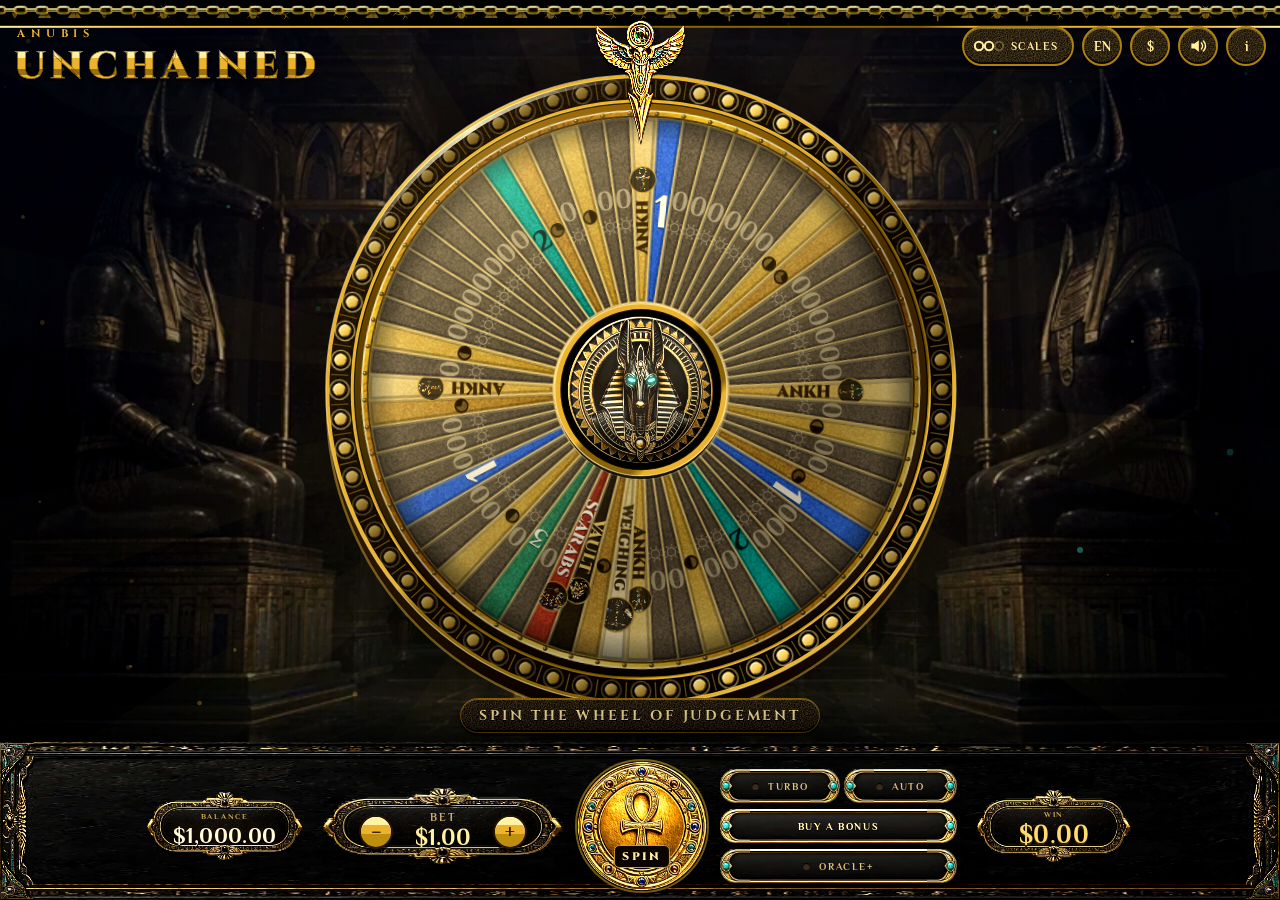
<file: index.html>
<!doctype html>
<html lang="en" data-lang="en" dir="ltr">
<head>
<meta charset="utf-8">
<script>/* langue et sens d'écriture posés dès le parsing, avant le premier rendu : ?lang= (16 codes Stake) > sauvegarde locale > anglais ; arabe = rtl. js/i18n.js reprend la main ensuite. */
(function(){var L='ar de en es fi fr hi id ja ko pl pt ru tr vi zh'.split(' '),l=null,d=document.documentElement;
function n(c){c=String(c||'').toLowerCase().replace('_','-').split('-')[0];return L.indexOf(c)>=0?c:null}
try{l=n(new URLSearchParams(location.search).get('lang'))}catch(e){}
if(!l)try{var s=JSON.parse(localStorage.getItem('anubis_save_v1')||localStorage.getItem('hoa_save_v1')||'null');l=s&&s.langSet?n(s.lang):null}catch(e){}
l=l||'en';d.lang=l;d.setAttribute('data-lang',l);d.dir=l==='ar'?'rtl':'ltr'})();</script>
<meta name="viewport" content="width=device-width,initial-scale=1,maximum-scale=1,user-scalable=no,viewport-fit=cover">
<meta name="theme-color" content="#0b0907">
<title>Anubis Unchained</title>
<link rel="icon" href="data:image/svg+xml,%3Csvg xmlns='http://www.w3.org/2000/svg' viewBox='-14 -20 28 40'%3E%3Cg fill='none' stroke='%23e6b94a' stroke-width='4.6' stroke-linecap='round'%3E%3Cellipse cx='0' cy='-11' rx='7.4' ry='9.4'/%3E%3Cpath d='M0 -1.5V17M-10.5 5.5H10.5'/%3E%3C/g%3E%3C/svg%3E">
<link rel="preload" href="fonts/cinzel-latin-900-normal.woff2" as="font" type="font/woff2" crossorigin>
<link rel="stylesheet" href="css/style.css">
<link rel="stylesheet" href="css/rgs.css">
<link rel="stylesheet" href="css/replay.css">
</head>
<body>
<canvas id="stage" role="img" aria-label="Anubis Unchained, the wheel of judgement"></canvas>

<div id="ui">
  <header id="top">
    <canvas id="hdrChain" aria-hidden="true"></canvas>
    <div class="brand">
      <span class="b-small" data-i="brandTop">ANUBIS</span>
      <span class="b-big">UNCHAINED</span>
    </div>
    <div class="top-right">
      <button class="pactBtn" id="btnPact" type="button" aria-label="Pact" aria-haspopup="dialog" aria-controls="modal"><span id="pactIco"></span><span id="pactText">PACT</span></button>
      <button class="ibtn" id="btnLang" type="button" aria-label="Language">EN</button>
      <button class="ibtn" id="btnCur" type="button" aria-label="Devise"></button>
      <button class="ibtn" id="btnSound" type="button" aria-label="Son" aria-expanded="false" aria-haspopup="dialog" aria-controls="mixer"><svg viewBox="0 0 24 24"><path id="sndPath" d="M4 9v6h4l5 4V5L8 9H4z"/><path id="sndWave" d="M16 8.5a5 5 0 0 1 0 7M18.5 6a8.5 8.5 0 0 1 0 12" fill="none" stroke="currentColor" stroke-width="1.8" stroke-linecap="round"/></svg></button>
      <button class="ibtn" id="btnInfo" type="button" aria-label="Info" aria-haspopup="dialog" aria-controls="modal">i</button>
    </div>
  </header>
  <div id="mixer" hidden role="dialog" aria-labelledby="mxTitle">
    <h2 id="mxTitle">Sound</h2><button class="x" id="mxClose" type="button" aria-label="Close">×</button>
    <div class="mx-row"><label for="mxVol" id="mxVolL">Volume</label><input id="mxVol" type="range" min="0" max="100" step="5"><b id="mxVolV"></b></div>
    <div class="mx-row"><label for="mxTone" id="mxToneL">Treble</label><input id="mxTone" type="range" min="0" max="100" step="5"><b id="mxToneV"></b></div>
    <div class="mx-row"><label for="mxPitch" id="mxPitchL">Pitch</label><input id="mxPitch" type="range" min="-12" max="12" step="1"><b id="mxPitchV"></b></div>
    <div class="mx-row mx-btns"><button id="mxMute" type="button" class="chip"></button><button id="mxSfx" type="button" class="chip"></button><button id="mxMusic" type="button" class="chip"></button><button id="mxReset" type="button" class="chip"></button></div>
  </div>

  <div id="oracle" class="pill" role="status" aria-label="Oracle boost" hidden><svg><use href="#i-eye" width="100%" height="100%"/></svg><span id="oracleText"></span></div>
  <div id="status" role="status" aria-live="polite"><span id="statusText"></span></div>

  <div id="history" role="group" aria-label="Recent rounds"></div>

  <footer id="hud">
    <div class="stat" id="statBal"><label data-i="balance">BALANCE</label><b id="bal">0</b></div>
    <div class="betbox">
      <button class="step" id="betDn" type="button" aria-label="Decrease amount">−</button>
      <div class="betval"><label data-i="bet">AMOUNT</label><b id="bet">0</b><small id="betCost"></small></div>
      <button class="step" id="betUp" type="button" aria-label="Increase amount">+</button>
    </div>
    <button id="spin" type="button" aria-label="Spin">
      <span class="ring"></span>
      <svg class="ank"><use href="#i-ankh" width="100%" height="100%"/></svg>
      <span class="spin-t" id="spinText">SPIN</span>
    </button>
    <div class="toggles">
      <button class="tgl" id="btnTurbo" type="button"><i></i><span data-i="turbo">TURBO</span></button>
      <button class="tgl" id="btnAuto" type="button"><i></i><span id="autoText">AUTO</span></button>
      <button class="tgl buy" id="btnBuy" type="button"><i></i><span id="buyText">BONUS</span></button>
      <button class="tgl plus" id="btnPlus" type="button"><i></i><span id="plusText">ORACLE+</span></button>
    </div>
    <div class="stat win" id="statWin"><label data-i="win">WIN</label><b id="win">0</b></div>
  </footer>

  <div id="modal" hidden>
    <div class="sheet" role="dialog" aria-modal="true">
      <button class="x" id="modalClose" type="button" aria-label="Close">×</button>
      <div id="modalBody"></div>
    </div>
  </div>
</div>

<svg width="0" height="0" style="position:absolute" aria-hidden="true">
  <symbol id="i-ankh" viewBox="-14 -20 28 40"><g fill="none" stroke="currentColor" stroke-width="4.6" stroke-linecap="round" stroke-linejoin="round"><ellipse cx="0" cy="-11" rx="7.4" ry="9.4"/><path d="M0 -1.5V17M-10.5 5.5H10.5"/></g></symbol>
  <symbol id="i-eye" viewBox="0 0 48 24"><g fill="none" stroke="currentColor" stroke-width="2.6" stroke-linecap="round" stroke-linejoin="round"><path d="M3 12Q22 -2 45 10Q26 24 3 12Z"/><circle cx="25" cy="11" r="4.4" fill="currentColor"/></g></symbol>
</svg>

<div id="splash" hidden role="dialog" aria-modal="true" aria-labelledby="spTitle"><canvas id="spCv" aria-hidden="true"></canvas><div class="spTxt"><div class="spSub1">ANUBIS</div><h1 class="spTitle" id="spTitle">UNCHAINED</h1><p class="spSub" id="spSub"></p><div class="spCar" id="spCar" role="region" aria-roledescription="carousel"><div class="spTrack" id="spTrack"></div><div class="spNav"><button class="spArr" id="spPrev" type="button"><svg viewBox="0 0 12 20" aria-hidden="true"><path d="M9 2 3 10l6 8" fill="none" stroke="currentColor" stroke-width="2.6" stroke-linecap="round" stroke-linejoin="round"/></svg></button><div class="spDots" id="spDots"></div><button class="spArr" id="spNext" type="button"><svg viewBox="0 0 12 20" aria-hidden="true"><path d="m3 2 6 8-6 8" fill="none" stroke="currentColor" stroke-width="2.6" stroke-linecap="round" stroke-linejoin="round"/></svg></button><button class="spSkip" id="spSkip" type="button"></button></div></div><button class="spBtn" id="spBtn" type="button"></button><p class="spDemo" id="spDemo"></p></div></div>
<script src="js/build.js"></script>
<script src="js/math.js"></script>
<script src="js/rgs.js"></script>
<script src="js/art.js"></script>
<script src="js/chains.js"></script>
<script src="js/audio.js"></script>
<script src="js/fx.js"></script>
<script src="js/i18n.js"></script>
<script src="js/social.js"></script>
<script src="js/currency.js"></script>
<script src="js/grade.js"></script>
<script src="js/imgs.js"></script>
<script src="js/game.js"></script>
<script src="js/bonuses.js"></script>
<script src="js/stats.js"></script>
<script src="js/wrath.js"></script>
<script src="js/pact.js"></script>
<script src="js/rules.js"></script>
<script src="js/replay.js"></script>
<script src="js/main.js"></script>
</body>
</html>
</file>
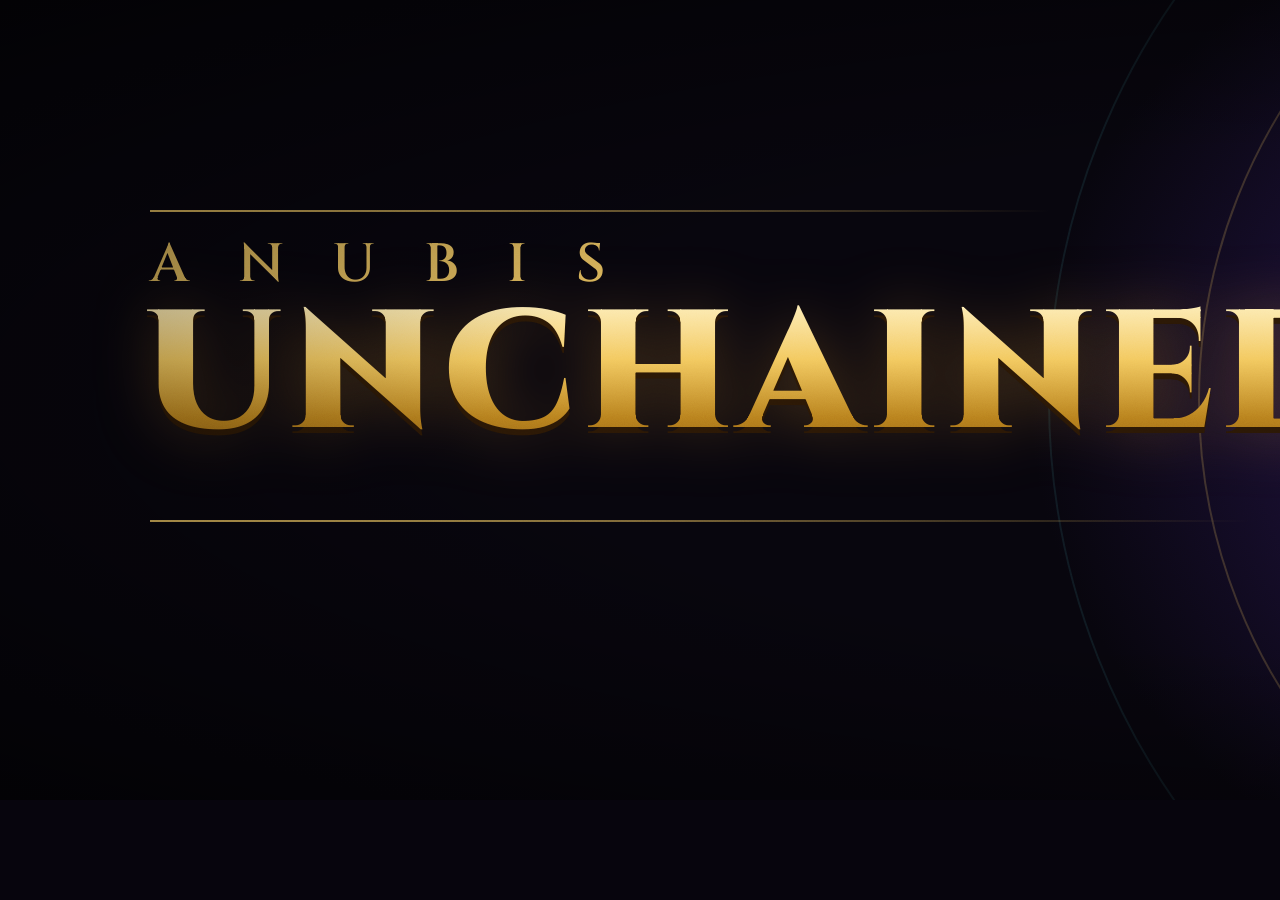
<file: brand/banner.html>
<!doctype html><meta charset="utf-8">
<style>
@font-face{font-family:Cinzel;font-weight:900;src:url(../fonts/cinzel-latin-900-normal.woff2)}
@font-face{font-family:Cinzel;font-weight:600;src:url(../fonts/cinzel-latin-600-normal.woff2)}
html,body{margin:0;background:#07050d}
#b{position:relative;width:2400px;height:800px;overflow:hidden;background:
 radial-gradient(ellipse 900px 700px at 1750px 400px,#3a1f5c 0%,#1a0f33 45%,#07050d 80%),#07050d}
.ring{position:absolute;border-radius:50%;border:2px solid;left:1750px;top:400px;transform:translate(-50%,-50%)}
#logo{position:absolute;left:1750px;top:400px;width:700px;height:700px;transform:translate(-50%,-50%);border-radius:50%;background:url(medal.webp) center/cover;box-shadow:0 0 90px rgba(255,180,60,.28),0 0 0 3px rgba(217,180,90,.25)}
#t1{position:absolute;left:150px;top:228px;font:600 54px Cinzel;letter-spacing:.9em;color:#d9b45a}
#t2{position:absolute;left:142px;top:292px;font:900 168px/1 Cinzel;letter-spacing:.05em;
 background:linear-gradient(180deg,#fff4c9 0%,#f3c95f 40%,#b8801d 75%,#8a5a12 100%);-webkit-background-clip:text;color:transparent;
 filter:drop-shadow(0 6px 0 #2b1805) drop-shadow(0 0 30px rgba(255,180,60,.25))}
.rule{position:absolute;left:150px;height:2px;background:linear-gradient(90deg,#d9b45a,rgba(217,180,90,0))}
#grain{position:absolute;inset:0;opacity:.18;mix-blend-mode:overlay}
#vig{position:absolute;inset:0;background:radial-gradient(ellipse at 60% 50%,transparent 45%,rgba(0,0,0,.65) 100%)}
</style>
<div id="b">
 <div class="ring" style="width:1100px;height:1100px;border-color:rgba(217,180,90,.22)"></div>
 <div class="ring" style="width:880px;height:880px;border-color:rgba(217,180,90,.14);border-style:dashed"></div>
 <div class="ring" style="width:1400px;height:1400px;border-color:rgba(90,200,200,.10)"></div>
 <div id="logo"></div>
 <div class="rule" style="top:210px;width:900px"></div>
 <div id="t1">ANUBIS</div><div id="t2">UNCHAINED</div>
 <div class="rule" style="top:520px;width:1100px"></div>
 <svg id="grain" width="2400" height="800"><filter id="n"><feTurbulence type="fractalNoise" baseFrequency=".9" numOctaves="2" seed="4"/><feColorMatrix values="0 0 0 0 .5 0 0 0 0 .5 0 0 0 0 .5 0 0 0 .9 0"/></filter><rect width="100%" height="100%" filter="url(#n)"/></svg>
 <div id="vig"></div>
</div>
</file>
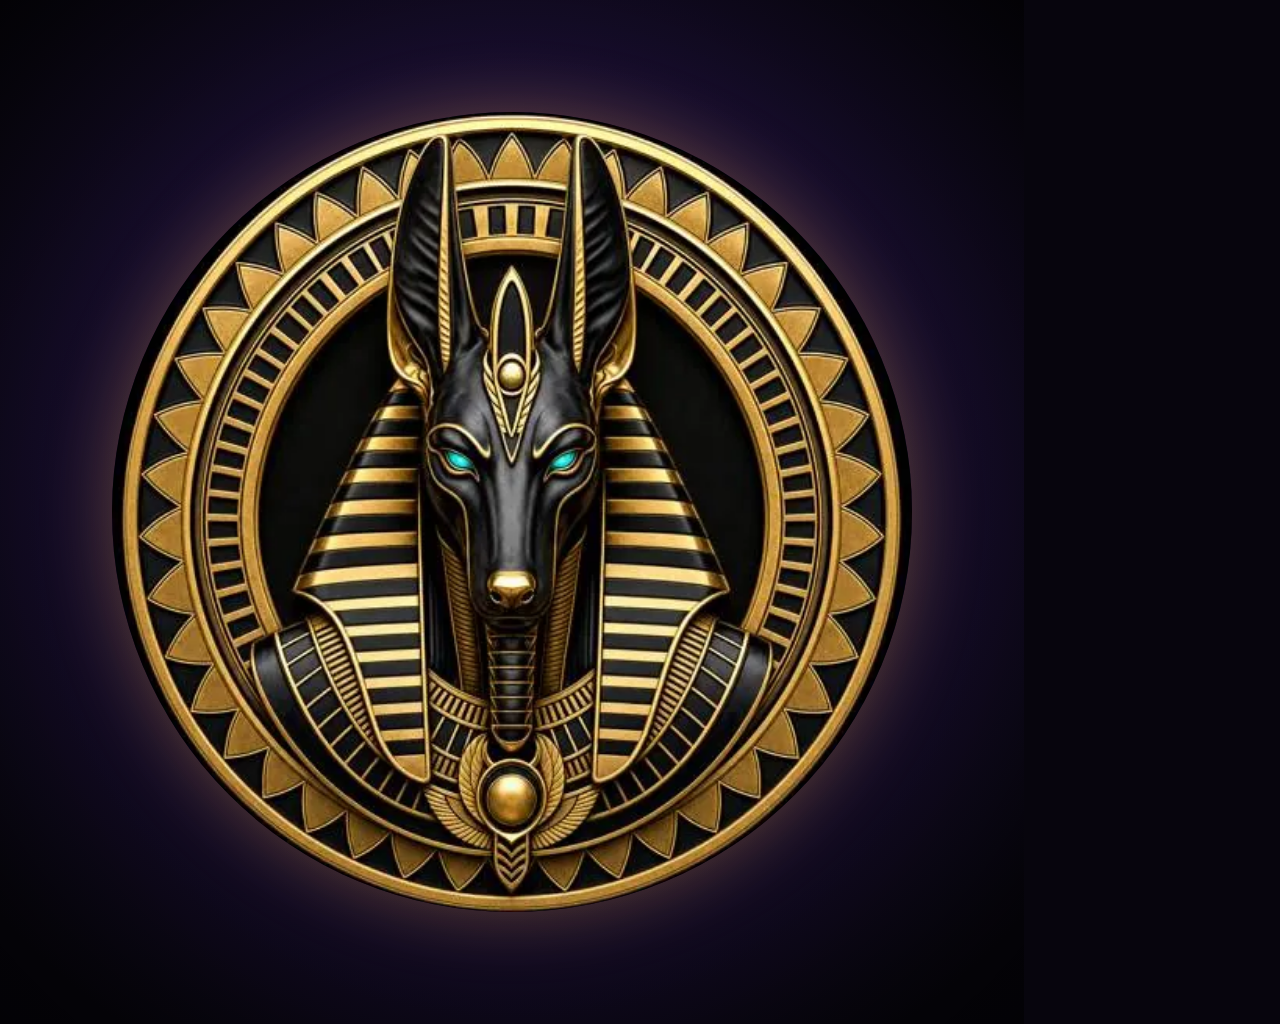
<file: brand/icon.html>
<!doctype html><meta charset="utf-8"><style>html,body{margin:0;background:#07050d}
#i{position:relative;width:1024px;height:1024px;overflow:hidden;background:radial-gradient(circle at 50% 45%,#3a1f5c 0%,#1a0f33 50%,#07050d 90%)}
#l{position:absolute;inset:112px;border-radius:50%;background:url(medal.webp) center/cover;box-shadow:0 0 70px rgba(255,180,60,.3)}
#v{position:absolute;inset:0;background:radial-gradient(circle,transparent 55%,rgba(0,0,0,.6))}</style><div id="i"><div id="l"></div><div id="v"></div></div>
</file>
<file: css/style.css>
@font-face{font-family:Cinzel;font-weight:600;font-display:block;src:url(../fonts/cinzel-latin-600-normal.woff2) format('woff2')}
@font-face{font-family:Cinzel;font-weight:700;font-display:block;src:url(../fonts/cinzel-latin-700-normal.woff2) format('woff2')}
@font-face{font-family:Cinzel;font-weight:900;font-display:block;src:url(../fonts/cinzel-latin-900-normal.woff2) format('woff2')}
@font-face{font-family:Philosopher;font-weight:400;font-display:block;src:url(../fonts/philosopher-latin-400-normal.woff2) format('woff2')}
@font-face{font-family:Philosopher;font-weight:700;font-display:block;src:url(../fonts/philosopher-latin-700-normal.woff2) format('woff2')}

:root{
  --f-title:Cinzel,"Trajan Pro",Georgia,serif; --f-num:Philosopher,Cinzel,Georgia,serif; --f-text:Philosopher,Georgia,serif;
  --ink:#0b0907; --obsid:#14100c; --obsid2:#1d1710; --line:rgba(207,169,76,.3);
  --gold:#cfa94c; --gold-hi:#efdfa8; --gold-lo:#7c6122; --gold-deep:#4f3a12;
  --lapis:#274f9e; --turq:#1fa596; --carn:#ab3f2e; --amet:#5e4a82;
  --txt:#f2e8d0; --dim:#b9a780;
  --gold-grad:linear-gradient(180deg,#efdfa8 0 34%,#cfa94c 34% 54%,#8b6d2a 54% 66%,#cfa94c 66% 100%);
  --safe-b:env(safe-area-inset-bottom,0px);
  /* langage commun des menus */
  --edge:#9a7a2e; --r-card:14px; --pop:.16s; --tap:40px;
  --pnl:linear-gradient(180deg,#221a10,#100c08); --go:linear-gradient(180deg,#e9d595 0 28%,#cfa94c 28% 62%,#c9962a 62% 100%);
  --frame:url(../img/hudframe.webp);
}
*{box-sizing:border-box;-webkit-tap-highlight-color:transparent}
html,body{margin:0;height:100%;background:var(--ink);color:var(--txt);font-family:var(--f-text);overflow:hidden;overscroll-behavior:none;touch-action:manipulation;user-select:none;-webkit-user-select:none}
#stage{position:fixed;inset:0;width:100%;height:100%;display:block}
#ui{position:fixed;inset:0;pointer-events:none;display:flex;flex-direction:column;justify-content:space-between}
#ui button,#ui .sheet,#history{pointer-events:auto}
button:focus-visible,input:focus-visible{outline:3px solid var(--gold-hi);outline-offset:3px}
button{font:inherit;color:inherit;cursor:pointer;border:0;background:none}
b,label{display:block}
label{font-size:11px;letter-spacing:.2em;text-transform:uppercase;color:var(--dim);font-weight:700}

/* ---------- barre haute ---------- */
#top{display:flex;justify-content:space-between;align-items:flex-start;padding:max(26px,calc(env(safe-area-inset-top) + 22px)) 14px 0}
.brand{display:flex;flex-direction:column;line-height:1;filter:drop-shadow(0 2px 8px #000)}
.b-small{font:700 11px var(--f-title);letter-spacing:.5em;color:var(--gold);margin-left:3px}
.b-big{font:900 clamp(22px,3.4vw,38px) var(--f-title);letter-spacing:.14em;background:var(--gold-grad);-webkit-background-clip:text;background-clip:text;color:transparent;-webkit-text-stroke:.5px rgba(91,67,17,.6)}
.top-right{display:flex;gap:8px}
.ibtn{width:40px;height:40px;border-radius:50%;display:grid;place-items:center;font:800 13px var(--f-text);color:var(--gold);background:radial-gradient(circle at 35% 30%,#2b2114,#0f0b07);border:1px solid var(--line);box-shadow:0 2px 10px #000a,inset 0 1px 0 rgba(239,223,168,.15);transition:.15s}
.ibtn:hover{border-color:var(--gold);transform:translateY(-1px)}
.ibtn svg{width:20px;height:20px;fill:currentColor}
.ibtn.off #sndWave{display:none}

/* ---------- statut / oracle ---------- */
#status{position:absolute;left:0;right:0;bottom:calc(var(--hud-h,110px) + 8px);display:flex;justify-content:center;pointer-events:none}
#statusText{padding:7px 18px;border-radius:99px;font:700 clamp(11px,1.6vw,14px) var(--f-title);letter-spacing:.2em;text-transform:uppercase;color:var(--gold-hi);background:linear-gradient(180deg,rgba(20,14,8,.78),rgba(8,6,4,.78));border:1px solid var(--line);text-shadow:0 1px 4px #000;transition:opacity .25s;max-width:92vw;text-align:center}
#statusText:empty{opacity:0}
#status{transition:opacity .18s}html.winov #status{opacity:0}   /* pas de pastille d'état par-dessus l'overlay de gain */
.pill{position:absolute;top:max(60px,calc(env(safe-area-inset-top) + 56px));left:50%;transform:translateX(-50%);display:flex;align-items:center;gap:10px;padding:8px 18px 8px 12px;border-radius:99px;pointer-events:none;
  background:linear-gradient(180deg,#3a2a12,#1a1208);border:1px solid var(--gold);box-shadow:0 0 28px rgba(207,169,76,.45),inset 0 1px 0 rgba(239,223,168,.4);font:900 clamp(13px,2vw,17px) var(--f-title);letter-spacing:.12em;color:var(--gold-hi);white-space:nowrap;animation:pillIn .5s cubic-bezier(.2,1.4,.4,1)}
.pill[hidden]{display:none}
.pill svg{width:34px;height:17px;color:var(--turq);flex:none}
@keyframes pillIn{from{transform:translate(-50%,-14px) scale(.6);opacity:0}to{transform:translate(-50%,0) scale(1);opacity:1}}

/* ---------- historique ---------- */
#history{position:absolute;left:14px;top:76px;display:flex;flex-direction:column;gap:5px;pointer-events:none}
.h-chip{min-width:46px;padding:4px 9px;border-radius:7px;font:800 12px var(--f-text);text-align:center;background:rgba(14,10,6,.8);border:1px solid var(--line);color:var(--dim);animation:chipIn .35s ease-out}
.h-chip.w{color:var(--gold-hi);border-color:rgba(207,169,76,.6)}
.h-chip.b{color:#fff;border-color:var(--turq);background:linear-gradient(90deg,rgba(31,165,150,.35),rgba(14,10,6,.8))}
.h-chip.z{opacity:.55}
@keyframes chipIn{from{transform:translateX(-20px);opacity:0}}
@media (max-width:760px){#history{flex-direction:row;top:auto;left:10px;right:10px;bottom:calc(var(--hud-h,130px) + 48px);justify-content:center}.h-chip{min-width:0;padding:3px 7px;font-size:11px}.h-chip:nth-child(n+7){display:none}}

/* ---------- HUD bas ---------- */
#hud{pointer-events:auto;display:grid;grid-template-columns:1fr auto auto auto 1fr;align-items:center;gap:clamp(10px,2.2vw,32px);padding:12px clamp(12px,3vw,40px) calc(12px + var(--safe-b));
  background:linear-gradient(180deg,rgba(11,9,7,0) 0,rgba(11,9,7,.88) 24%,#0b0907 100%);border-top:1px solid transparent;position:relative}
#hud::before{content:'';position:absolute;left:8%;right:8%;top:0;height:1px;background:linear-gradient(90deg,transparent,var(--gold),transparent);opacity:.6}
.stat b{font:600 clamp(20px,2.9vw,32px) var(--f-num);font-variant-numeric:tabular-nums;color:var(--txt);margin-top:2px;letter-spacing:.02em}
#statBal{justify-self:end;text-align:right}
.stat.win{justify-self:start}
.stat.win b{color:var(--gold-hi);text-shadow:0 0 18px rgba(207,169,76,.5)}
.stat.win.pop b{animation:winPop .5s cubic-bezier(.2,1.6,.4,1)}
@keyframes winPop{50%{transform:scale(1.25)}}
.betbox{display:flex;align-items:center;gap:10px;padding:6px 8px;border-radius:14px;background:linear-gradient(180deg,#1d1710,#100c08);border:1px solid var(--line)}
.betval{min-width:78px;text-align:center}
.betval b{font:600 clamp(18px,2.5vw,26px) var(--f-num);font-variant-numeric:tabular-nums;color:var(--gold-hi)}
.step{width:38px;height:38px;border-radius:10px;font:800 22px/1 var(--f-text);color:var(--gold);background:#2a2013;border:1px solid var(--line);transition:.12s}
.step:hover{background:#3a2c18}.step:active{transform:scale(.92)}
.step:disabled{opacity:.35;cursor:not-allowed}

#spin{position:relative;width:clamp(78px,10vw,104px);aspect-ratio:1;border-radius:50%;display:flex;flex-direction:column;align-items:center;justify-content:center;gap:3px;
  background:radial-gradient(circle at 35% 28%,#efdfa8 0,#cfa94c 34%,#c9962a 72%,#b8861e 100%);color:#140a00;
  box-shadow:0 0 0 3px #3a2a0c,0 0 0 5px var(--gold),0 8px 24px #000c,0 0 32px rgba(207,169,76,.4),inset 0 -6px 14px rgba(90,60,5,.55),inset 0 4px 8px rgba(255,255,255,.55);
  transition:transform .12s,filter .2s;animation:idle 2.4s ease-in-out infinite}
#spin .ank{width:30%;height:38%;filter:drop-shadow(0 1px 0 rgba(239,223,168,.8))}
.spin-t{font:900 clamp(9px,1.15vw,12px) var(--f-title);letter-spacing:.14em;line-height:1}
#spin .ring{position:absolute;inset:-9px;border-radius:50%;border:2px solid rgba(207,169,76,.55);animation:ring 2.4s ease-out infinite;pointer-events:none}
#spin:hover{filter:brightness(1.1)}#spin:active{transform:scale(.94)}
#spin:disabled{animation:none;filter:grayscale(.55) brightness(.7);cursor:default}
#spin:disabled .ring{display:none}
#spin.stop{animation:none;background:radial-gradient(circle at 35% 28%,#ffd0c4,#e0503a 40%,#8c1d12 100%);color:#fff}
@keyframes idle{50%{transform:scale(1.04)}}
@keyframes ring{from{transform:scale(.9);opacity:.9}to{transform:scale(1.28);opacity:0}}

.toggles{display:grid;grid-template-columns:auto auto;gap:7px}
.tgl.plus,.tgl.buy{grid-column:1/-1;justify-content:center}
.tgl.buy{color:#1a0f00;background:linear-gradient(180deg,#efdfa8,#cfa94c 55%,#c9962a);border-color:#efdfa8;box-shadow:0 0 14px rgba(207,169,76,.35)}
.tgl.buy i{display:none}
.tgl.buy:disabled{filter:grayscale(.7) brightness(.6);cursor:not-allowed}
.buyGrid{display:grid;grid-template-columns:repeat(auto-fit,minmax(150px,1fr));gap:12px;margin-top:14px}
.buyCard{display:flex;flex-direction:column;align-items:center;gap:6px;padding:28px 14px 34px;background:url(../img/plaque.webp) center/100% 100% no-repeat;border:0;text-align:center;transition:filter .15s,transform .15s;filter:drop-shadow(0 4px 8px rgba(0,0,0,.6))}
.buyCard:hover:not(:disabled){transform:translateY(-2px);filter:drop-shadow(0 0 14px rgba(207,169,76,.55)) brightness(1.12)}
.buyCard:focus-visible{outline-offset:-6px}
.buyCard:disabled{opacity:.4;cursor:not-allowed}
.buyCard canvas{width:72px;height:72px}
.buyCard h4{min-height:32px;display:grid;place-items:center;margin:0;font:900 13px var(--f-title);letter-spacing:.1em;color:var(--gold-hi)}
.buyCard small{font-size:11px;color:var(--dim);line-height:1.35;min-height:44px}
.buyCard .pr{font:600 clamp(18px,2vw,21px) var(--f-num);color:var(--gold-hi);font-variant-numeric:tabular-nums;white-space:nowrap;line-height:1.15}
.buyCard .pr i{display:block;font:700 12px var(--f-text);font-style:normal;color:var(--dim)}
.buyCard .go{margin-top:auto}
.betval small{display:block;font:700 10px var(--f-text);color:var(--turq);letter-spacing:.1em;margin-top:1px;min-height:12px}
.tgl{display:flex;align-items:center;gap:9px;padding:7px 12px;border-radius:99px;font:800 11px var(--f-text);letter-spacing:.14em;color:var(--dim);background:#14100c;border:1px solid var(--line);transition:.15s;white-space:nowrap}
.tgl i{width:9px;height:9px;border-radius:50%;background:#3a3126;box-shadow:inset 0 1px 2px #000}
.tgl.on{color:var(--gold-hi);border-color:var(--gold);background:linear-gradient(180deg,#2e2312,#171109)}
.tgl.on i{background:var(--turq);box-shadow:0 0 10px var(--turq)}

@media (max-width:760px),(max-width:900px) and (min-height:521px){
  #hud{grid-template-columns:1fr auto 1fr;grid-template-areas:"bal spin win" "bet bet tgl";row-gap:10px;padding-top:6px}
  #statBal{grid-area:bal;justify-self:start;text-align:left}.stat.win{grid-area:win;justify-self:end;text-align:right}
  #spin{grid-area:spin;width:84px}
  .betbox{grid-area:bet;justify-self:start}.toggles{grid-area:tgl;justify-self:end}
  .tgl{padding:7px 10px;font-size:10px}.betval{min-width:64px}.step{width:34px;height:34px}
  .brand .b-big{font-size:22px}.ibtn{width:36px;height:36px}
}
@media (max-height:520px) and (orientation:landscape){
  #top{padding-top:max(24px,calc(env(safe-area-inset-top) + 20px))}
  .brand .b-small{display:none}.brand .b-big{font-size:20px}.ibtn{width:32px;height:32px}
  #hud{grid-template-columns:1fr auto auto auto 1fr;grid-template-areas:none;gap:10px;row-gap:0;padding:4px 14px calc(4px + var(--safe-b))}
  #statBal,.stat.win,.betbox,#spin,.toggles{grid-area:auto}
  #statBal{justify-self:end;text-align:right}.stat.win{justify-self:start;text-align:left}
  .stat b{font-size:16px}label{font-size:9px}
  .betbox{padding:3px 5px;gap:6px}.step{width:28px;height:28px;font-size:18px}.betval{min-width:52px}.betval b{font-size:15px}.betval small{display:none}
  #spin{width:58px}#spin .ank{width:26%;height:34%}.spin-t{font-size:8px}#spin .ring{inset:-5px}
  .toggles{grid-template-columns:auto auto;gap:4px}.tgl.plus,.tgl.buy{grid-column:auto}.tgl{padding:4px 9px;font-size:9px;gap:6px}
  #history{display:none}
  #status{justify-content:flex-start;padding-left:12px;bottom:calc(var(--hud-h,80px) + 4px)}
  #statusText{max-width:max(96px,calc(50vw - 52vh - 16px));white-space:normal;text-align:left;font-size:10px;padding:4px 10px;letter-spacing:.12em}   /* ne dépasse pas la marge libre à gauche du plateau des bonus */
  html.pilltop #status{bottom:auto;top:58px}   /* Crypte : la légende occupe tout le bas, la pastille passe sous le logo */
  .pill{top:34px;font-size:12px;padding:5px 12px 5px 8px}
}


/* ======================= menus & fenêtres : un seul langage =======================
   cadre de basalte or (même image que le HUD), titre Cinzel, chips, bouton principal doré, ouverture/fermeture .16 s */
#modal{position:fixed;inset:0;pointer-events:auto;background:rgba(5,4,3,.86);display:grid;place-items:center;z-index:9;animation:mFade var(--pop) ease-out;
  padding:max(12px,env(safe-area-inset-top)) max(12px,env(safe-area-inset-right)) max(12px,var(--safe-b)) max(12px,env(safe-area-inset-left))}
#modal[hidden]{display:none}
@keyframes mFade{from{opacity:0}}
@keyframes mIn{from{opacity:0;transform:translateY(10px) scale(.97)}}
@keyframes mOut{to{opacity:0;transform:translateY(6px) scale(.98)}}
/* fermeture : l'attribut hidden est posé tout de suite (états, tests), la classe .closing ne fait que jouer la sortie */
#modal[hidden].closing{display:grid;pointer-events:none;animation:mOut var(--pop) ease-in forwards}
#mixer[hidden].closing{display:block;pointer-events:none;animation:mOut var(--pop) ease-in forwards}
.sheet,#mixer{border:solid;border-width:20px 34px;border-image:var(--frame) 22% 14% fill / 20px 34px stretch;color:var(--txt);box-shadow:0 14px 50px rgba(0,0,0,.75);animation:mIn var(--pop) ease-out}
.sheet{position:relative;width:min(760px,100%);max-height:min(88vh,100%);overflow:auto;overscroll-behavior:contain;padding:16px clamp(8px,3vw,22px) 20px}
.sheet h2,#mixer h2{margin:0 0 4px;padding-right:44px;font:900 clamp(17px,4.8vw,22px)/1.25 var(--f-title);letter-spacing:.14em;color:var(--gold-hi)}
.sheet h3{margin:20px 0 8px;font:800 12px var(--f-text);letter-spacing:.2em;text-transform:uppercase;color:var(--gold)}
.sheet p{margin:6px 0;font-size:14px;line-height:1.55;color:var(--txt)}
.sheet p.sub{color:var(--dim)}
.x{position:absolute;right:4px;top:4px;width:var(--tap);height:var(--tap);display:grid;place-items:center;border-radius:50%;font-size:22px;line-height:1;color:var(--gold);background:radial-gradient(circle at 35% 28%,#3a2c16,#120d07);border:2px solid var(--edge);box-shadow:0 0 0 2px #2a1c06,0 3px 10px #000a;transition:border-color .15s}
.x:hover{border-color:var(--gold-hi)}
.sheet table{width:100%;border-collapse:collapse;font-size:13px}
.sheet td,.sheet th{padding:7px 8px;border-bottom:1px solid rgba(207,169,76,.14);text-align:left}
.sheet th{font:800 10px var(--f-text);letter-spacing:.16em;color:var(--dim);text-transform:uppercase}
.sheet td.n{font-variant-numeric:tabular-nums;color:var(--gold-hi);font-weight:800}
.sw{display:inline-block;width:12px;height:12px;border-radius:3px;margin-right:8px;vertical-align:-1px}
.kv{display:grid;grid-template-columns:repeat(auto-fit,minmax(150px,1fr));gap:10px;margin-top:10px}
.kv div{padding:10px 12px;border-radius:10px;background:#0f0b07;border:1px solid var(--line)}
.kv b{font:800 18px var(--f-text);color:var(--gold-hi);margin-top:3px}
.opt{display:flex;justify-content:space-between;align-items:center;flex-wrap:wrap;gap:6px 14px;padding:9px 0;border-bottom:1px solid rgba(207,169,76,.12);font-size:14px}
.chips{display:flex;gap:6px;flex-wrap:wrap}
.acts{display:flex;gap:8px;flex-wrap:wrap;margin-top:16px}
/* chips (réglages, mixeur, fenêtres) et bouton principal (acheter, réglages, lancer le bonus) : une seule forme partout */
.chips button,.chip{min-height:var(--tap);padding:0 14px;border-radius:99px;border:1px solid var(--line);font:800 12px var(--f-text);color:var(--dim);background:#14100c;cursor:pointer;transition:border-color .15s,background .15s}
.chips button:hover,.chip:hover{border-color:var(--gold)}
.chips button.on,.chip.on{color:#2a1a02;background:var(--gold);border-color:var(--gold)}
.btn-go,.buyCard .go{display:inline-grid;place-items:center;min-height:var(--tap);padding:0 22px;border-radius:99px;font:900 12px var(--f-title);letter-spacing:.14em;color:#140a00;background:var(--go);box-shadow:inset 0 0 0 2px #efdfa8,0 4px 14px rgba(207,169,76,.35)}
.btn-go:hover{filter:brightness(1.08)}
.buyCard .go{min-height:34px;padding:0 16px;font-size:11px}

/* grands écrans : fenêtres plus larges et texte plus gros */
@media (min-width:1800px){.sheet{width:980px}.sheet p,.opt,.sheet table{font-size:16px}.buyCard small{font-size:12px}.chips button,.chip{font-size:13px}}

/* mixeur de son : même cadre, même titre, même chips que les fenêtres */
#mixer{position:absolute;top:calc(max(26px,env(safe-area-inset-top) + 22px) + 48px);right:10px;z-index:30;width:min(320px,calc(100vw - 20px));max-height:calc(100dvh - 120px);overflow:auto;padding:8px 4px 6px;pointer-events:auto;border-width:14px 22px;border-image-width:14px 22px;background:none}
#mixer[hidden]{display:none}
#mixer .x{right:0;top:0}
#mixer h2{margin:0;min-height:var(--tap);display:flex;align-items:center;font-size:16px}
.mx-row{display:grid;grid-template-columns:72px 1fr 44px;align-items:center;gap:8px;min-height:var(--tap);font:700 12px var(--f-text)}
.mx-row label{color:#cdb98a;letter-spacing:.1em}.mx-row b{text-align:right;color:var(--gold-hi)}
.mx-row input[type=range]{width:100%;accent-color:var(--gold);height:var(--tap);cursor:pointer;margin:0}
.mx-btns{grid-template-columns:repeat(3,minmax(0,1fr));padding-top:6px;gap:6px}
.mx-btns .chip{padding:0 4px}
.mx-grade{grid-template-columns:1fr;gap:0}.mx-chips{display:grid;grid-template-columns:repeat(4,1fr);gap:4px}.mx-chips .chip{padding:0 2px;font-size:11px}
/* téléphone en paysage : le mixeur passe sur deux colonnes pour tenir sous la barre du haut */
@media (max-height:520px) and (orientation:landscape){
  #mixer{top:56px;width:min(560px,calc(100vw - 20px));display:grid;grid-template-columns:1fr 1fr;gap:0 18px;max-height:calc(100dvh - 64px)}
  #mixer[hidden]{display:none}
  #mixer h2,.mx-grade,.mx-btns{grid-column:1/-1}.mx-grade{grid-template-columns:72px 1fr;align-items:center;gap:8px}
  .mx-row:not(.mx-btns):not(.mx-grade){grid-template-columns:62px 1fr 38px}
}

@media (prefers-reduced-motion:reduce){#spin,#spin .ring,#modal,.sheet,#mixer{animation:none}#modal[hidden].closing,#mixer[hidden].closing{display:none}.buyCard,.x,.chip,.chips button{transition:none}}


/* ======================= HUD illustré (art généré) ======================= */
#hud{isolation:isolate;background:none;padding:26px clamp(34px,4.4vw,64px) calc(16px + var(--safe-b));gap:clamp(8px,1.6vw,22px)}
#hud::before{content:'';position:absolute;inset:0;left:0;right:0;top:0;height:auto;z-index:-1;opacity:1;background:none;
  border-style:solid;border-width:20px 34px;border-image:url(../img/hudframe.webp) 22% 14% fill / 20px 34px stretch;
  box-shadow:0 -22px 40px -10px rgba(5,3,8,.85);filter:drop-shadow(0 -2px 10px rgba(207,169,76,.18))}
.stat,.betbox{background:url(../img/plaque.webp) center/100% 100% no-repeat;border:0;border-radius:0;min-width:clamp(112px,12vw,158px);padding:21px 26px 12px;text-align:center;filter:drop-shadow(0 4px 8px rgba(0,0,0,.6))}
.stat label{font:800 8px var(--f-text);letter-spacing:.22em;color:#bfa56a;display:block;line-height:1}
.stat b{display:block;font:600 clamp(19px,2.2vw,26px)/1.1 var(--f-num);text-shadow:0 2px 0 #000,0 0 14px rgba(207,169,76,.25);white-space:nowrap}
.stat.win{justify-self:start}.stat.win b{color:#e3cb82;text-shadow:0 2px 0 #3a2706,0 0 20px rgba(217,184,87,.6)}
.betbox{min-width:clamp(168px,17vw,220px);padding:23px 24px 8px;gap:6px}
.betval{min-width:0;flex:1}
.step{width:34px;height:34px;border-radius:50%;font:900 20px/1 var(--f-text);color:#2a1a00;border:0;
  background:radial-gradient(circle at 35% 28%,#f4ecd6,#cfa94c 45%,#a8761a);box-shadow:0 0 0 2px #3a2a0c,0 3px 8px #000a,inset 0 -3px 6px rgba(90,60,5,.5)}
.step:hover{background:radial-gradient(circle at 35% 28%,#f4ecd6,#f6cf60 45%,#b8861e)}
#spin{background:none;box-shadow:none;border-radius:50%;width:clamp(86px,10.5vw,116px);filter:drop-shadow(0 6px 14px #000c) drop-shadow(0 0 18px rgba(207,169,76,.5));color:#efdfa8}
#spin::before{content:'';position:absolute;inset:-6%;background:url(../img/spinbtn.webp) center/contain no-repeat;z-index:0;transition:filter .2s}
#spin>*{position:relative;z-index:1}
#spin .ank{display:none}
#spin .spin-t{position:absolute;left:0;right:0;bottom:19%;text-align:center;font:900 clamp(8px,1vw,11px) var(--f-title);letter-spacing:.2em;color:#efdfa8;text-shadow:0 1px 0 #000,0 0 6px #000,0 0 10px rgba(0,0,0,.9)}
#spin.stop{background:none}#spin.stop::before{filter:hue-rotate(158deg) saturate(1.6) brightness(.95)}
#spin:disabled{filter:grayscale(.5) brightness(.7) drop-shadow(0 6px 14px #000c)}
.toggles{gap:6px 4px}
.tgl{border:0;border-style:solid;border-width:0 30px;border-image:url(../img/pill.webp) 0 34% 0 34% fill / 0 30px stretch;background:none;border-radius:0;height:34px;padding:0 2px;color:#cdb98a;font:800 10px var(--f-text);letter-spacing:.16em;justify-content:center;filter:drop-shadow(0 3px 5px rgba(0,0,0,.6))}
.tgl i{width:7px;height:7px}
.tgl.on{background:none;border-color:transparent;color:#efdfa8;filter:drop-shadow(0 0 8px rgba(108,216,198,.7)) brightness(1.15)}
.tgl.buy{background:none;border-color:transparent;color:#e3cb82;box-shadow:none;filter:drop-shadow(0 0 10px rgba(217,184,87,.7)) brightness(1.2);text-shadow:0 0 8px rgba(217,184,87,.6);animation:buyGlow 2.6s ease-in-out infinite}
@keyframes buyGlow{50%{filter:drop-shadow(0 0 16px rgba(217,184,87,.95)) brightness(1.4)}}
.tgl:hover:not(:disabled){filter:brightness(1.3) drop-shadow(0 0 8px rgba(207,169,76,.6))}
.ibtn{background:radial-gradient(circle at 35% 28%,#3a2c16,#120d07);color:#f1d27a;border:2px solid #b8861e;box-shadow:0 0 0 2px #2a1c06,0 3px 10px #000a,inset 0 1px 2px rgba(239,223,168,.35)}
@media (max-width:900px) and (min-height:521px),(max-width:760px) and (orientation:portrait){
  #hud{padding:22px 22px calc(12px + var(--safe-b));grid-template-columns:repeat(6,minmax(0,1fr));grid-template-areas:"bal bal spin spin win win" "bet bet bet tgl tgl tgl";gap:8px 6px;justify-items:stretch}
  #hud::before{border-width:16px 24px;border-image-width:16px 24px}
  #statBal,.stat.win{grid-area:auto;justify-self:stretch;text-align:center}#statBal{grid-area:bal}.stat.win{grid-area:win}
  #spin{grid-area:spin;justify-self:center}
  .betbox{grid-area:bet;justify-self:stretch}.toggles{grid-area:tgl;justify-self:stretch}
  .stat,.betbox{min-width:0;padding:15px 16px 8px}.stat b{font-size:17px}
  #spin{width:80px!important}
  .betbox{padding:14px 10px 8px;justify-content:space-between}
  .toggles{grid-template-columns:minmax(0,1fr) minmax(0,1fr);min-width:0}.tgl{min-width:0;width:100%;box-sizing:border-box}.tgl.buy,.tgl.plus{grid-column:1/-1}
  .tgl{border-width:0 20px;border-image-width:0 20px;height:26px;font-size:8.5px;letter-spacing:.1em}
}
@media (max-height:520px) and (orientation:landscape){
  #hud{padding:10px 26px calc(3px + var(--safe-b));gap:6px}
  #hud::before{border-width:8px 18px;border-image-width:8px 18px}
  .stat,.betbox{padding:9px 12px 3px;min-width:78px}.stat label{font-size:6px}.stat b{font-size:13px}
  .betbox{min-width:112px}.step{width:22px;height:22px;font-size:14px}
  #spin{width:54px!important}#spin .spin-t{font-size:6px;bottom:20%}
  .toggles{gap:3px 3px}
  .tgl{border-width:0 14px;border-image-width:0 14px;height:20px;font-size:7px;letter-spacing:.1em}.tgl i{display:none}
}

/* compte à rebours de l'auto (sur le bouton AUTO) + textes recadrés */
.autoCount{display:inline-block;margin-left:2px;font:700 17px/1 var(--f-num);letter-spacing:.02em;color:#efdfa8;text-shadow:0 0 10px rgba(108,216,198,.9);animation:autoPop .45s cubic-bezier(.2,1.6,.4,1)}
@keyframes autoPop{0%{transform:scale(1.7);opacity:.3}100%{transform:scale(1);opacity:1}}
.stat,.stat.win,#statBal{text-align:center}
.stat{display:flex;flex-direction:column;align-items:center;justify-content:center}
.betbox{padding:23px 38px 14px;align-items:center;gap:4px}
.betbox .step{width:30px;height:30px;font-size:18px;flex:none;margin-top:3px}
.betval{display:flex;flex-direction:column;align-items:center;flex:1;min-width:0}
.betval b{font-size:clamp(17px,2.2vw,24px)}
.betval small{font:700 9px/1 var(--f-text);margin-top:2px;min-height:9px}
@media (max-width:760px),(max-width:900px) and (min-height:521px){.betbox{padding:15px 28px 10px}.betbox .step{width:26px;height:26px}}
@media (max-height:520px) and (orientation:landscape){.betbox{padding:11px 22px 5px}.betbox .step{width:20px;height:20px;font-size:14px;margin-top:1px}}

.betval small{display:none}

.tgl.ultra{color:#fff;filter:drop-shadow(0 0 10px rgba(217,115,90,.85)) brightness(1.25)}

/* montants longs (gros soldes, gain max x plus grosse mise) : la police rétrécit pour rester dans la plaque */
.stat b[data-l="1"],.betval b[data-l="1"]{zoom:.9}
.stat b[data-l="2"],.betval b[data-l="2"]{zoom:.78}
.stat b[data-l="3"],.betval b[data-l="3"]{zoom:.66}
.betval b[data-l="4"]{zoom:.56}
.betval b[data-l="5"]{zoom:.47}.betval b[data-l="6"]{zoom:.4}
/* barre du haut : 5 boutons (langue, devise, son, mixeur, infos) sur téléphone */
@media (max-width:760px){.top-right{gap:5px}.ibtn{width:33px;height:33px}#btnCur{font-size:15px}}
@media (max-width:400px){.brand .b-big{font-size:19px}.top-right{gap:4px}.ibtn{width:31px;height:31px}}
/* devise : symbole long (CA$, MX$, SC, GC, code) dans le bouton rond */
#btnCur[data-l="1"]{font-size:11px;letter-spacing:-.2px}
@media (max-width:400px){.betbox{padding-left:20px;padding-right:20px}}
@media (min-width:761px) and (min-height:521px){.betbox{min-width:clamp(196px,19vw,240px)}}

/* ---------- correctifs visuels / accessibilité ---------- */
/* zones tactiles >= 40 px : la zone cliquable déborde du dessin sans le changer */
.ibtn,.step,.tgl{position:relative}
.ibtn::after,.step::after{content:'';position:absolute;inset:-5px}
.tgl::after{content:'';position:absolute;inset:-7px -3px}
/* très petits écrans : le titre ne passe plus sous les boutons du haut */
@media (max-width:380px){.brand .b-big{font-size:16px;letter-spacing:.08em}.b-small{letter-spacing:.35em}}
/* tablette portrait (761-900 px) : HUD sur deux rangées comme le téléphone, mais resserré au centre pour ne pas étirer les plaques */
@media (min-width:761px) and (max-width:900px) and (min-height:521px){#hud{padding-left:clamp(22px,13vw,110px);padding-right:clamp(22px,13vw,110px)}}

/* ======================= fenêtre flottante 400×225 (popout S) : tout se miniaturise, rien ne déborde ======================= */
@media (max-height:260px){
  #top{padding:max(9px,calc(env(safe-area-inset-top) + 6px)) 8px 0}
  .brand .b-big{font-size:14px;letter-spacing:.06em}.brand .b-small{display:none}
  .top-right{gap:4px}.ibtn{width:26px;height:26px;font-size:11px}.ibtn svg{width:15px;height:15px}#btnCur{font-size:12px}
  .pill{top:30px;font-size:10px;padding:3px 9px 3px 6px;gap:5px}.pill svg{width:22px;height:11px}
  #status{bottom:calc(var(--hud-h,64px) + 2px)}
  #statusText{font-size:8px;padding:2px 8px;max-width:34vw;letter-spacing:.08em}
  #hud{grid-template-columns:minmax(0,1fr) minmax(0,1.5fr) auto minmax(0,1.9fr) minmax(0,1fr);gap:3px;padding:8px 13px calc(2px + var(--safe-b))}
  #hud::before{border-width:6px 12px;border-image-width:6px 12px}
  .stat,.betbox{min-width:0;padding:8px 5px 3px}.stat label{font-size:8px;letter-spacing:.04em}.stat b{font-size:11px}
  .betbox{padding:9px 9px 3px;gap:2px}.betbox .step{width:17px;height:17px;font-size:12px;margin-top:0}.betval b{font-size:12px}
  .betval label{font-size:8px;letter-spacing:.04em}
  #spin{width:46px!important}#spin .spin-t{font-size:8px;bottom:20%;letter-spacing:0}#spin .ring{display:none}
  .toggles{grid-template-columns:minmax(0,1fr) minmax(0,1fr);gap:2px 2px}.tgl.plus,.tgl.buy{grid-column:1/-1}
  .tgl{height:16px;font-size:8px;letter-spacing:.03em;border-width:0 9px;border-image-width:0 9px;gap:0}.tgl i{display:none}
  .autoCount{font-size:9px}
  .sheet{border-width:10px 16px;border-image-width:10px 16px;max-height:100%;padding:6px 6px 8px}
  .sheet h2{font-size:12px}.sheet h3{margin:10px 0 4px;font-size:9px}.sheet p,.opt,.sheet table{font-size:10px;line-height:1.35}
  .sheet p{margin:3px 0}.sheet p.sub{padding-right:34px}   /* [195] le texte d'introduction ne passe pas sous le bouton × */
  .opt{padding:3px 0;gap:2px 8px}.acts{margin-top:6px}
  #modalBody:has(#apGo)>p.sub:first-of-type{display:none}   /* AUTO : seule l'explication générale est masquée, les réglages et « Démarrer » restent */   /* panneau AUTO compact : « Démarrer » visible sans défilement */
  .x{width:30px;height:30px;font-size:16px}
  :root{--tap:28px}
  .buyGrid{grid-template-columns:repeat(4,minmax(0,1fr));gap:4px;margin-top:6px}.buyCard{padding:12px 4px 14px;gap:2px}.buyCard canvas{display:none}.buyCard h4{font-size:8px;min-height:20px}.buyCard small{display:none}.buyCard .pr{font-size:10px}.buyCard .go{min-height:20px;font-size:8px;padding:0 6px}
  .chips button,.chip{min-height:24px;padding:0 8px;font-size:9px}.btn-go{min-height:24px;padding:0 14px;font-size:9px}
  #mixer{top:40px;width:min(380px,calc(100vw - 16px));max-height:calc(100dvh - 46px)}
  #mixer h2{min-height:22px;font-size:12px}.mx-row{min-height:24px;font-size:10px}.mx-row input[type=range]{height:24px}.mx-btns{padding-top:2px}.mx-chips .chip{font-size:9px}
  .kv{grid-template-columns:repeat(2,minmax(0,1fr));gap:4px}.kv div{padding:4px 8px}.kv b{font-size:12px}
}

/* règles détaillées (js/rules.js) : tableaux défilants, guide des boutons, avertissement */
.sheet h4.rh{margin:14px 0 4px;font:800 13px var(--f-text);letter-spacing:.12em;color:var(--gold-hi)}
.sheet .tw{overflow-x:auto;margin:6px 0 10px}
.sheet table.modes small{display:block;margin-top:2px;font-size:11px;line-height:1.35;color:var(--dim)}
.sheet table.modes td:first-child{min-width:160px}
.sheet .guide{margin:6px 0;display:grid;grid-template-columns:minmax(80px,max-content) 1fr;gap:6px 14px;font-size:13px;line-height:1.45}
.sheet .guide dt{font-weight:800;color:var(--gold-hi)}.sheet .guide dd{margin:0}
.sheet p.disc{padding:10px 12px;border:1px solid var(--line);border-radius:10px;background:#0f0b07;font-size:12px;color:var(--dim)}
@media (max-width:520px){.sheet .guide{grid-template-columns:1fr;gap:0}.sheet .guide dd{margin:0 0 8px}}
/* bande de réglages du son : fixe sous la barre haute (portrait / écrans hauts), popover en paysage téléphone */
#mixer.docked{top:calc(max(26px,env(safe-area-inset-top) + 22px) + 46px);left:10px;right:10px;width:auto;display:grid;grid-template-columns:repeat(3,1fr);gap:4px 12px;padding:5px 12px 6px;border-radius:14px;z-index:5}
#mixer.docked[hidden]{display:none}
#mixer.docked .mx-row{grid-template-columns:1fr auto;grid-template-rows:auto auto;gap:0 6px;padding:0}
#mixer.docked .mx-row label{font-size:9px}
#mixer.docked .mx-row input[type=range]{grid-column:1/3;height:20px}
#mixer.docked .mx-btns,#mixer.docked .mx-grade{display:none}
@media (min-width:1000px){#mixer.docked{top:max(26px,calc(env(safe-area-inset-top) + 22px));left:330px;right:290px;padding:4px 14px;gap:0 18px;border-radius:99px;height:40px;align-items:center}
#mixer.docked .mx-row{grid-template-columns:auto 1fr auto;grid-template-rows:auto;gap:0 8px}
#mixer.docked .mx-row input[type=range]{grid-column:auto}}

/* ===== Langues (bloc séparé : sélecteur de langue, polices de repli, arabe RTL) ===== */
html[data-lang=ar]{--f-title:Cinzel,"Noto Naskh Arabic","Geeza Pro","Segoe UI",Tahoma,sans-serif;--f-num:Philosopher,Cinzel,"Noto Naskh Arabic","Segoe UI",Tahoma,sans-serif;--f-text:Philosopher,"Noto Naskh Arabic","Segoe UI",Tahoma,sans-serif}
html[data-lang=hi]{--f-title:Cinzel,"Noto Sans Devanagari","Kohinoor Devanagari","Nirmala UI",Mangal,sans-serif;--f-num:Philosopher,Cinzel,"Noto Sans Devanagari","Nirmala UI",sans-serif;--f-text:Philosopher,"Noto Sans Devanagari","Nirmala UI",Mangal,sans-serif}
html[data-lang=ja]{--f-title:Cinzel,"Hiragino Sans","Yu Gothic",Meiryo,"Noto Sans CJK JP",sans-serif;--f-num:Philosopher,Cinzel,"Hiragino Sans","Yu Gothic",Meiryo,sans-serif;--f-text:Philosopher,"Hiragino Sans","Yu Gothic",Meiryo,"Noto Sans CJK JP",sans-serif}
html[data-lang=ko]{--f-title:Cinzel,"Apple SD Gothic Neo","Malgun Gothic","Noto Sans CJK KR",sans-serif;--f-num:Philosopher,Cinzel,"Apple SD Gothic Neo","Malgun Gothic",sans-serif;--f-text:Philosopher,"Apple SD Gothic Neo","Malgun Gothic","Noto Sans CJK KR",sans-serif}
html[data-lang=zh]{--f-title:Cinzel,"PingFang SC","Microsoft YaHei","Noto Sans CJK SC",sans-serif;--f-num:Philosopher,Cinzel,"PingFang SC","Microsoft YaHei",sans-serif;--f-text:Philosopher,"PingFang SC","Microsoft YaHei","Noto Sans CJK SC",sans-serif}
html[data-lang=ar] *,html[data-lang=hi] *{letter-spacing:0 !important}
html[data-lang=ar] label,html[data-lang=hi] label,html[data-lang=ja] label,html[data-lang=ko] label,html[data-lang=zh] label{text-transform:none}
/* arabe : le document est en dir="rtl" (texte courant, fenêtres) ; la structure du HUD et du canvas reste dans son ordre d'origine */
html[dir=rtl] #stage,html[dir=rtl] #hud,html[dir=rtl] #top,html[dir=rtl] #mixer,html[dir=rtl] #history,html[dir=rtl] canvas{direction:ltr}
html[dir=rtl] #stage *,html[dir=rtl] #hud *,html[dir=rtl] #top *{unicode-bidi:plaintext}
html[dir=rtl] #modal .sheet{direction:rtl;text-align:right}
#langMenu{position:fixed;z-index:60;display:grid;grid-template-columns:repeat(2,minmax(0,1fr));gap:4px;padding:8px;max-width:min(92vw,360px);max-height:70vh;overflow:auto;border-radius:12px;background:linear-gradient(180deg,#2a1d0c,#150e06);border:1px solid var(--gold);box-shadow:0 10px 30px rgba(0,0,0,.6);direction:ltr}
#langMenu button{font:700 14px var(--f-text);color:var(--txt);background:transparent;border:1px solid transparent;border-radius:8px;padding:9px 12px;text-align:start;cursor:pointer;min-height:40px;white-space:nowrap}
#langMenu button[lang=ar]{text-align:end;direction:rtl}
#langMenu button:hover,#langMenu button:focus-visible{background:rgba(207,169,76,.16);border-color:var(--gold);outline:none}
#langMenu button[aria-selected=true]{color:var(--gold);border-color:rgba(207,169,76,.5)}
html[dir=rtl] .sheet .x{right:auto;left:4px}
/* polices latines étendues / cyrillique / vietnamien : Cinzel et Philosopher sont des sous-ensembles latins, les caractères manquants (ł ş ğ ı, diacritiques vietnamiens, cyrillique) passent par ces polices SYSTÈME */
html[data-lang=vi],html[data-lang=pl],html[data-lang=tr],html[data-lang=ru],html[data-lang=fi]{--f-title:Cinzel,"Trajan Pro",Georgia,"Noto Serif","Times New Roman","DejaVu Serif",serif;--f-num:Philosopher,Cinzel,Georgia,"Noto Serif","Times New Roman","DejaVu Serif",serif;--f-text:Philosopher,Georgia,"Noto Serif","Times New Roman","DejaVu Serif",serif}


/* ==============================================================================================================   DIRECTION ARTISTIQUE « Égypte antique sombre » : matières, pas d'effets.
   Règles : or PATINÉ à bandes dures (arête claire en haut, sombre en bas) ; pierre d'obsidienne avec grain ; ombres DURES et courtes
   (offset, jamais de flou, jamais de halo) ; accents lapis / turquoise réservés aux états ; aucune couleur saturée hors palette.
   ===================================================================================================================== */
:root{
  --grain-gold:url("data:image/svg+xml;utf8,<svg xmlns='http://www.w3.org/2000/svg' width='120' height='120'><filter id='n'><feTurbulence type='fractalNoise' baseFrequency='.85' numOctaves='2' stitchTiles='stitch'/><feColorMatrix values='0 0 0 0 .82 0 0 0 0 .68 0 0 0 0 .38 0 0 0 .5 -.14'/></filter><rect width='100%' height='100%' filter='url(%23n)'/></svg>");
  --bevel-gold:inset 0 1px 0 rgba(239,223,168,.7),inset 0 -2px 0 rgba(60,40,6,.65);          /* arête claire / arête sombre */
  --bevel-stone:inset 0 1px 0 rgba(239,223,168,.32),inset 0 -2px 0 rgba(0,0,0,.65);
  --drop:0 3px 0 rgba(0,0,0,.75);                                                               /* ombre dure courte */
}
.brand{filter:drop-shadow(0 2px 0 #000)}
.b-big{-webkit-text-stroke:.5px rgba(79,58,18,.8)}
.stat.win b{text-shadow:0 2px 0 #3a2706}
.ibtn{background:var(--grain-gold),#1a140c;border:2px solid #9a7a2e;color:var(--gold-hi);box-shadow:var(--bevel-stone),var(--drop)}
.ibtn:hover{border-color:var(--gold-hi);transform:none;filter:brightness(1.15)}
.x{background:var(--grain-gold),#1a140c;border:2px solid #9a7a2e;box-shadow:var(--bevel-stone),var(--drop);color:var(--gold-hi)}
#statusText{background:var(--grain-gold),#120d08;border:1px solid var(--gold-lo);box-shadow:var(--bevel-stone),var(--drop);text-shadow:0 1px 0 #000;color:var(--gold-hi)}
.pill{background:var(--grain-gold),#14100c;border:1px solid var(--gold-lo);box-shadow:var(--bevel-stone),var(--drop);color:var(--gold-hi);text-shadow:0 1px 0 #000}
.h-chip{background:var(--grain-gold),#120d08;box-shadow:var(--bevel-stone);border-color:rgba(207,169,76,.3)}
.h-chip.w{border-color:var(--gold)}
.h-chip.b{background:var(--grain-gold),#0e1b1a;border-color:var(--turq);color:var(--gold-hi)}
#hud::before{filter:none}
.stat,.betbox{filter:drop-shadow(0 3px 0 rgba(0,0,0,.7))}
.stat label{color:#bfa56a}
.step{background:linear-gradient(180deg,#efdfa8 0 26%,#cfa94c 26% 58%,#a8872f 58%);color:#2a1a00;box-shadow:0 0 0 2px #2a1c06,0 4px 0 2px rgba(0,0,0,.75),inset 0 1px 0 rgba(255,246,208,.85)}
.step:hover{background:linear-gradient(180deg,#f6e9bd 0 26%,#d9b659 26% 58%,#b3912f 58%)}
#spin{filter:drop-shadow(0 4px 0 rgba(0,0,0,.8));color:#efdfa8}
#spin .ring{border:2px solid rgba(207,169,76,.5)}
#spin .spin-t{color:#efdfa8;text-shadow:0 1px 0 #000,0 2px 0 #000}
#spin:disabled{filter:grayscale(.5) brightness(.7) drop-shadow(0 4px 0 rgba(0,0,0,.8))}
#spin.stop::before{filter:sepia(.5) hue-rotate(-30deg) saturate(1.6) brightness(.8)}
.tgl{background:none;color:#cdb98a;filter:drop-shadow(0 2px 0 rgba(0,0,0,.75))}
.tgl i{background:#3a3126;box-shadow:inset 0 1px 1px #000}
.tgl.on{filter:drop-shadow(0 2px 0 rgba(0,0,0,.75)) brightness(1.18)}
.tgl.on i{background:var(--turq);box-shadow:0 0 0 1.5px #08302b,inset 0 1px 0 rgba(255,255,255,.35)}
.tgl.buy{filter:drop-shadow(0 2px 0 rgba(0,0,0,.75)) brightness(1.22);color:#efdfa8;text-shadow:0 1px 0 #000}
@keyframes buyGlow{50%{filter:drop-shadow(0 2px 0 rgba(0,0,0,.75)) brightness(1.45)}}
.tgl:hover:not(:disabled){filter:drop-shadow(0 2px 0 rgba(0,0,0,.75)) brightness(1.3)}
.tgl.ultra{color:#f6dcc0;filter:drop-shadow(0 2px 0 rgba(0,0,0,.75)) sepia(.55) hue-rotate(-20deg) saturate(2) brightness(1.15)}
.chips button,.chip{background:var(--grain-gold),#14100c;box-shadow:var(--bevel-stone)}
.chips button.on,.chip.on{background:var(--gold-grad);color:#2a1a02;border-color:#efdfa8;box-shadow:var(--bevel-gold)}
.btn-go,.buyCard .go{background:var(--go);color:#140a00;border:1px solid #4f3a12;box-shadow:var(--bevel-gold),var(--drop)}
.kv div{background:var(--grain-gold),#0f0b07;box-shadow:var(--bevel-stone)}
.sheet,#mixer{box-shadow:0 5px 0 rgba(0,0,0,.6)}
.buyCard{filter:drop-shadow(0 3px 0 rgba(0,0,0,.7))}
.buyCard:hover:not(:disabled){filter:drop-shadow(0 3px 0 rgba(0,0,0,.7)) brightness(1.15)}
.autoCount{color:#efdfa8;text-shadow:0 1px 0 #000}
.betbox .step,.rp-badge{box-shadow:0 0 0 2px #2a1c06,0 3px 0 2px rgba(0,0,0,.7),inset 0 1px 0 rgba(255,246,208,.85)}
.rp-badge{box-shadow:var(--bevel-gold)}
/* accueil : arêtes sombres décalées (gravure) à la place du halo d'or */
#splash::before{background:linear-gradient(180deg,rgba(6,5,4,.15) 0%,rgba(6,5,4,0) 35%,rgba(6,5,4,.55) 68%,rgba(6,5,4,.92) 100%)}
#splash{background-color:#060504}
.spSub1{color:#d8c690;text-shadow:0 2px 0 #000}
.spTitle{background:var(--gold-grad);-webkit-background-clip:text;background-clip:text;color:transparent;filter:drop-shadow(0 3px 0 #3a2706) drop-shadow(0 6px 0 #000)}
.spBtn{color:#140a00;border:1px solid #4f3a12;background:var(--go);box-shadow:var(--bevel-gold),0 5px 0 rgba(0,0,0,.8);animation:spPulse 2.2s ease-in-out infinite}
@keyframes spPulse{50%{filter:brightness(1.18)}}
.spSub{color:#cdb98a}.spDemo{color:#a4946f}
/* ===== splash & règles ===== */
/* écran d'accueil « Unchained » : décor et chaînes dessinés sur #spCv (main.js + js/chains.js), texte et carrousel en HTML */
#splash{position:fixed;inset:0;z-index:50;background:#050308;overflow:hidden;display:flex;align-items:flex-end;justify-content:center;transition:opacity .9s ease;cursor:pointer;touch-action:pan-y;-webkit-tap-highlight-color:transparent}
#splash[hidden]{display:none}
#splash.out{opacity:0;pointer-events:none}
#spCv{position:absolute;inset:0;width:100%;height:100%;display:block}
#splash::before{content:'';position:absolute;inset:0;pointer-events:none;background:linear-gradient(180deg,rgba(5,3,8,.45) 0%,rgba(5,3,8,0) 26%,rgba(5,3,8,.5) 52%,rgba(5,3,8,.93) 100%)}
.spTxt{position:relative;z-index:1;container-type:inline-size;width:min(580px,100%);text-align:center;padding:0 16px max(18px,env(safe-area-inset-bottom));transition:opacity .45s ease,transform .45s ease}
#splash.breaking .spTxt{opacity:0;transform:translateY(16px);pointer-events:none}
.spSub1{font:700 clamp(13px,2.6vw,22px) var(--f-title);letter-spacing:.5em;margin-right:-.5em;color:#e8d6a4;text-shadow:0 2px 0 #000}
/* titre gravé : or dégradé, liseré sombre en haut et filet clair en bas comme une lettre creusée dans la pierre, ombre dure (pas de halo) */
.spTitle{margin:0;font:900 clamp(40px,min(11.5vw,80px),80px)/1.02 var(--f-title);letter-spacing:.07em;margin-right:-.07em;background:linear-gradient(180deg,#fff6cf 6%,#f1c451 38%,#a87a1c 58%,#e9bd4a 82%,#8a6a1e 100%);-webkit-background-clip:text;background-clip:text;color:transparent;-webkit-text-stroke:1px rgba(52,32,4,.85);filter:drop-shadow(0 -1.5px 0 #1b1004) drop-shadow(0 2px 0 rgba(234,219,159,.55)) drop-shadow(0 6px 0 #241703);font-size:clamp(30px,12.4cqw,96px)}
.spSub{margin:8px 0 12px;font:600 clamp(12px,1.9vw,17px) var(--f-text);letter-spacing:.3em;text-transform:uppercase;color:#cdb98a;display:flex;align-items:center;justify-content:center;gap:12px}
.spSub::before,.spSub::after{content:'';flex:0 1 54px;height:2px;background:linear-gradient(90deg,transparent,var(--gold-lo),var(--gold))}
.spSub::after{transform:scaleX(-1)}
.spCar{margin:0 0 14px;cursor:default;text-align:center}
.spTrack{display:flex;overflow-x:auto;scroll-snap-type:x mandatory;scrollbar-width:none;overscroll-behavior-x:contain;-webkit-overflow-scrolling:touch;border:1px solid var(--line);border-radius:12px;background:rgba(10,7,4,.78);box-shadow:0 5px 0 rgba(0,0,0,.5)}
.spTrack::-webkit-scrollbar{display:none}
.spSlide{flex:0 0 100%;box-sizing:border-box;scroll-snap-align:center;scroll-snap-stop:always;padding:10px 14px 9px}
.spArt{display:flex;justify-content:center;align-items:center;flex-wrap:wrap;gap:6px 8px;min-height:44px;margin-bottom:6px}
.spArt img{height:42px;width:42px;object-fit:contain;mix-blend-mode:screen}
.spArt svg{height:34px;width:auto;color:var(--gold)}
.spQ{display:inline-grid;place-items:center;width:40px;height:40px;border:2px dashed rgba(207,169,76,.6);border-radius:50%;font:900 20px var(--f-title);color:var(--gold-hi)}
.spChip{font:800 12px var(--f-num);letter-spacing:.06em;padding:3px 9px;border:1px solid rgba(207,169,76,.5);border-radius:6px;color:var(--gold-hi);background:rgba(40,28,10,.8)}
.spDot3{display:inline-block;width:14px;height:14px;border-radius:50%;border:2px solid rgba(239,223,168,.55)}
.spSlide h2{margin:0 0 4px;font:900 clamp(13px,3.6vw,16px) var(--f-title);letter-spacing:.14em;color:var(--gold-hi)}
.spSlide p{margin:0;font:600 clamp(12px,3.3vw,14px)/1.42 var(--f-text);color:#e6d7ae}
.spNav{display:flex;align-items:center;justify-content:center;gap:6px;margin-top:6px;position:relative}
.spArr{width:36px;height:36px;display:grid;place-items:center;padding:0;border:1px solid var(--line);border-radius:50%;background:rgba(20,14,8,.8);color:var(--gold);cursor:pointer}
.spArr svg{height:16px;width:auto}
html[dir=rtl] .spArr svg{transform:scaleX(-1)}
.spArr:hover,.spArr:focus-visible,.spSkip:hover,.spSkip:focus-visible{border-color:var(--gold);color:var(--gold-hi);outline:none}
.spDots{display:flex;gap:2px}
.spDots button{width:22px;height:36px;padding:0;border:0;background:transparent;cursor:pointer;position:relative}
.spDots button::after{content:'';position:absolute;left:50%;top:50%;width:8px;height:8px;margin:-4px 0 0 -4px;border-radius:50%;background:rgba(207,169,76,.28);transition:background .2s,transform .2s}
.spDots button[aria-current=true]::after{background:var(--gold);transform:scale(1.35)}
.spDots button:focus-visible{outline:2px solid var(--gold);outline-offset:-4px;border-radius:6px}
.spSkip{position:absolute;inset-inline-end:0;top:50%;transform:translateY(-50%);min-height:36px;padding:0 10px;border:1px solid transparent;border-radius:8px;background:transparent;font:700 12px var(--f-text);letter-spacing:.1em;text-transform:uppercase;color:#cdb98a;cursor:pointer}
.spBtn{font:900 clamp(14px,2.2vw,19px) var(--f-title);letter-spacing:.22em;color:#140a00;padding:14px clamp(22px,6vw,40px);min-height:48px;border:0;border-radius:999px;background:linear-gradient(180deg,#efdfa8,#f0c24a 55%,#b8923a);box-shadow:0 0 0 2px #efdfa8 inset,0 5px 0 #5b4311,0 9px 0 rgba(0,0,0,.45);cursor:pointer;animation:spPulse 2.4s ease-in-out infinite}
.spBtn:focus-visible{outline:3px solid #fff;outline-offset:3px}
@keyframes spPulse{50%{box-shadow:0 0 0 2px #efdfa8 inset,0 3px 0 #5b4311,0 6px 0 rgba(0,0,0,.4),0 0 22px rgba(240,194,74,.55)}}
.spDemo{margin:12px 0 0;font:500 11px var(--f-text);letter-spacing:.12em;color:#a89874}
/* paysage (écran plus large que haut) : texte à gauche, Anubis et ses chaînes à droite */
#splash.side{align-items:center;justify-content:flex-start}
#splash.side .spTxt{width:min(52%,600px);padding:0 clamp(14px,3vw,48px)}
#splash.side .spTitle{font-size:clamp(30px,min(12.4cqw,13vh),96px)}
#splash.side::before{background:linear-gradient(90deg,rgba(5,3,8,.92) 0%,rgba(5,3,8,.74) 46%,rgba(5,3,8,0) 72%)}
@media (max-height:560px){
  #splash.side .spSub{margin:4px 0 8px;font-size:11px}
  #splash.side .spArt{min-height:30px;margin-bottom:3px}#splash.side .spArt img{height:30px;width:30px}#splash.side .spArt svg{height:24px}
  #splash.side .spSlide{padding:6px 10px 5px}#splash.side .spSlide p{font-size:11px;line-height:1.3}#splash.side .spSlide h2{font-size:12px;margin-bottom:2px}
  #splash.side .spCar{margin-bottom:8px}#splash.side .spBtn{min-height:42px;padding:10px 26px}#splash.side .spDemo{margin-top:6px}
}
@media (min-width:900px) and (min-height:600px){.spSlide h2{font-size:17px}.spSlide p{font-size:15px}.spArt img{height:50px;width:50px}.spChip{font-size:13px}}
/* en-tête : chaîne tendue, brisée à l'ouverture d'un bonus (js/chains.js) */
#top{position:relative}
#hdrChain{position:absolute;left:0;right:0;top:calc(env(safe-area-inset-top,0px) + 3px);width:100%;height:14px;pointer-events:none;opacity:.85}
/* mixeur : quatre boutons (Son, Effets, Ambiance, Réinitialiser) sur deux colonnes */
.mx-btns{grid-template-columns:repeat(2,minmax(0,1fr))}
/* règles illustrées : logos de bonus, roue en un coup d'œil, exemple de gain */
.rIc{height:38px;width:38px;object-fit:contain;mix-blend-mode:screen;vertical-align:middle;margin-inline-end:8px;flex:none}
.sheet h4.rh{display:flex;align-items:center}
.sheet td .rIc{height:28px;width:28px;margin-inline-end:6px}
.sheet td .rAnk{width:28px;height:28px;margin-inline-end:6px;vertical-align:middle;color:var(--gold)}
.wheelFig{display:flex;flex-direction:column;align-items:center;gap:6px;margin:8px 0 4px}
.wheelFig svg{width:min(240px,70%);height:auto}
.wheelFig figcaption{font-size:12px;color:var(--dim);text-align:center}
.exBox{display:flex;align-items:center;gap:12px;margin:8px 0;padding:10px 12px;border:1px solid var(--line);border-radius:10px;background:#0f0b07}
.exBox .rIc{height:44px;width:44px}
.exBox p{margin:0}
@media (prefers-reduced-motion:reduce){#splash{transition-duration:.2s}.spBtn{animation:none}.spTxt{transition:none}.spDots button::after{transition:none}}
/* ===== conformité ===== */
/* pas de zoom (pincement, double toucher) : seul le défilement interne des fenêtres reste permis ; le canvas ne défile ni ne zoome ; la fenêtre principale ne défile jamais */
html,body{touch-action:pan-x pan-y;overflow:hidden;overscroll-behavior:none;-webkit-text-size-adjust:100%;text-size-adjust:100%}
#stage{touch-action:none}
#ui,#hud,#top,#status,#history{touch-action:pan-x pan-y}
/* Popout S (≈ 400×300) : mêmes réglages compacts que la fenêtre ≤ 260 px de haut (le HUD à 5 colonnes de la règle « paysage » débordait : AUTO et ORACLE+ hors écran) */
@media (max-width:520px) and (min-height:261px) and (max-height:340px){
  #top{padding:max(9px,calc(env(safe-area-inset-top) + 6px)) 8px 0}
  .brand .b-big{font-size:14px;letter-spacing:.06em}.brand .b-small{display:none}
  .top-right{gap:4px}.ibtn{width:26px;height:26px;font-size:11px}.ibtn svg{width:15px;height:15px}#btnCur{font-size:12px}
  .pill{top:30px;font-size:10px;padding:3px 9px 3px 6px;gap:5px}.pill svg{width:22px;height:11px}
  #status{bottom:calc(var(--hud-h,64px) + 2px)}
  #statusText{font-size:8px;padding:2px 8px;max-width:34vw;letter-spacing:.08em}
  #hud{grid-template-columns:minmax(0,1fr) minmax(0,1.5fr) auto minmax(0,1.9fr) minmax(0,1fr);gap:3px;padding:8px 13px calc(2px + var(--safe-b))}
  #hud::before{border-width:6px 12px;border-image-width:6px 12px}
  .stat,.betbox{min-width:0;padding:8px 5px 3px}.stat label{font-size:8px;letter-spacing:.04em}.stat b{font-size:11px}
  .betbox{padding:9px 9px 3px;gap:2px}.betbox .step{width:17px;height:17px;font-size:12px;margin-top:0}.betval b{font-size:12px}
  .betval label{font-size:8px;letter-spacing:.04em}
  #spin{width:46px!important}#spin .spin-t{font-size:8px;bottom:20%;letter-spacing:0}#spin .ring{display:none}
  .toggles{grid-template-columns:minmax(0,1fr) minmax(0,1fr);gap:2px 2px}.tgl.plus,.tgl.buy{grid-column:1/-1}
  .tgl{height:16px;font-size:8px;letter-spacing:.03em;border-width:0 9px;border-image-width:0 9px;gap:0}.tgl i{display:none}
  .autoCount{font-size:9px}
  .sheet{border-width:10px 16px;border-image-width:10px 16px;max-height:100%;padding:6px 6px 8px}
  .sheet h2{font-size:12px}.sheet h3{margin:10px 0 4px;font-size:9px}.sheet p,.opt,.sheet table{font-size:10px;line-height:1.35}
  .sheet p{margin:3px 0}.sheet p.sub{padding-right:34px}   /* [195] le texte d'introduction ne passe pas sous le bouton × */
  .opt{padding:3px 0;gap:2px 8px}.acts{margin-top:6px}
  #modalBody:has(#apGo)>p.sub:first-of-type{display:none}   /* AUTO : seule l'explication générale est masquée, les réglages et « Démarrer » restent */   /* panneau AUTO compact : « Démarrer » visible sans défilement */
  .x{width:30px;height:30px;font-size:16px}
  :root{--tap:28px}
  .buyGrid{grid-template-columns:repeat(4,minmax(0,1fr));gap:4px;margin-top:6px}.buyCard{padding:12px 4px 14px;gap:2px}.buyCard canvas{display:none}.buyCard h4{font-size:8px;min-height:20px}.buyCard small{display:none}.buyCard .pr{font-size:10px}.buyCard .go{min-height:20px;font-size:8px;padding:0 6px}
  .chips button,.chip{min-height:24px;padding:0 8px;font-size:9px}.btn-go{min-height:24px;padding:0 14px;font-size:9px}
  #mixer{top:40px;width:min(380px,calc(100vw - 16px));max-height:calc(100dvh - 46px)}
  #mixer h2{min-height:22px;font-size:12px}.mx-row{min-height:24px;font-size:10px}.mx-row input[type=range]{height:24px}.mx-btns{padding-top:2px}.mx-chips .chip{font-size:9px}
  .kv{grid-template-columns:repeat(2,minmax(0,1fr));gap:4px}.kv div{padding:4px 8px}.kv b{font-size:12px}
}
/* bouton Fermer des fenetres : reste visible quand le contenu défile (règles longues sur mobile) */
#modal .sheet>.x{position:sticky;top:2px;right:auto;left:auto;float:right;margin:-8px -10px calc(-1*var(--tap)) 0;z-index:5}
html[dir=rtl] #modal .sheet>.x{float:left;margin:-8px 0 calc(-1*var(--tap)) -10px}
/* ===== fin conformité ===== */
/* ===== PACTES (décision du joueur avant le tour) : bouton du haut, fenêtre de choix, puces du carrousel ===== */
.pactBtn{height:40px;display:flex;align-items:center;gap:7px;padding:0 13px 0 10px;border-radius:99px;font:800 11px var(--f-text);letter-spacing:.14em;color:var(--gold-hi);background:var(--grain-gold),#1a140c;border:2px solid #9a7a2e;box-shadow:var(--bevel-stone),var(--drop);white-space:nowrap;position:relative}
.pactBtn::after{content:'';position:absolute;inset:-5px}
.pactBtn:hover:not(:disabled){filter:brightness(1.15);border-color:var(--gold-hi)}
.pactBtn:disabled{filter:grayscale(.6) brightness(.65);cursor:default}
.pactBtn.lv3{border-color:#cfa94c;box-shadow:var(--bevel-stone),var(--drop),0 0 10px rgba(217,184,87,.35)}
.pactIco{width:30px;height:14px;display:block;color:var(--gold-hi)}
.pactGrid{display:grid;grid-template-columns:repeat(auto-fit,minmax(190px,1fr));gap:12px;margin-top:14px}
.pactCard{display:flex;flex-direction:column;align-items:center;gap:6px;padding:16px 14px 14px;border-radius:12px;background:var(--grain-gold),linear-gradient(180deg,#22180e,#0e0a06);border:2px solid #8a6a1e;box-shadow:var(--bevel-stone),0 4px 0 rgba(0,0,0,.7);text-align:center;color:var(--txt);transition:transform .15s,border-color .15s,box-shadow .15s}
.pactCard:hover{transform:translateY(-2px);border-color:var(--gold-hi)}
.pactCard:focus-visible{outline-offset:2px}
.pactCard.on{border-color:var(--turq);box-shadow:var(--bevel-stone),0 4px 0 rgba(0,0,0,.7),0 0 14px rgba(108,216,198,.35)}
.pactCard .pIco{color:var(--gold-hi)}.pactCard .pIco .pactIco{width:54px;height:24px}
.pactCard h4{margin:0;font:900 13px var(--f-title);letter-spacing:.1em;color:var(--gold-hi);min-height:32px;display:grid;place-items:center}
.pactCard small{font-size:12px;color:var(--dim);line-height:1.35}
.pactCard dl{display:grid;grid-template-columns:auto 1fr;gap:3px 8px;margin:6px 0 0;font-size:11px;line-height:1.3;text-align:start;width:100%}
.pactCard dt{color:var(--dim);font-weight:700}.pactCard dd{margin:0;color:var(--txt);font-variant-numeric:tabular-nums}
.pactCard .go{margin-top:auto;padding-top:8px;font:800 11px var(--f-text);letter-spacing:.14em;color:var(--gold)}
.pactCard.on .go{color:var(--turq)}
.pactNote{margin-top:12px;font-size:12px}
.spPact{display:inline-flex;align-items:center;gap:5px}.spPact .pactIco{width:24px;height:11px}
@media (max-width:760px){.pactBtn{height:33px;padding:0 8px;gap:0}#pactText{display:none}}
@media (max-width:400px){.pactBtn{height:31px}}
@media (max-height:520px) and (orientation:landscape){.pactBtn{height:32px}}
@media (max-height:260px),(max-width:520px) and (min-height:261px) and (max-height:340px){.pactBtn{height:26px;padding:0 5px;border-width:1px}.pactIco{width:22px;height:10px}#pactText{display:none}}
/* ===== fin pactes ===== */

/* ===== passe finale DA : fenêtres en pierre sertie d'or (plus de cadre image étiré), cartes d'achat, puces actives, bouton d'accueil ===== */
.sheet,#mixer{border:2px solid #9a7a2e;border-image:none;border-radius:8px;background:var(--grain-gold),#0f0b07;
  box-shadow:inset 0 0 0 2px #1a1208,inset 0 0 0 3px rgba(207,169,76,.5),inset 0 0 0 9px #0f0b07,inset 0 0 0 10px rgba(207,169,76,.22),0 5px 0 rgba(0,0,0,.6)}
.sheet{padding:22px clamp(16px,3vw,28px) 24px}
.sheet h2+p{padding-right:34px}
#mixer{padding:12px 16px 12px;background:var(--grain-gold),#0f0b07}
#mixer .x,.sheet .x{right:10px;top:10px}
@media (max-height:520px) and (orientation:landscape),(max-width:760px){.sheet{padding:16px 14px 16px;border-width:2px}.sheet .x{right:6px;top:6px}}
@media (max-height:520px) and (orientation:landscape){.sheet{padding:12px 16px 12px}}
.buyCard{padding:14px 10px 12px;border-radius:12px;background:var(--grain-gold),linear-gradient(180deg,#22180e,#0e0a06);border:2px solid #8a6a1e;box-shadow:var(--bevel-stone),0 4px 0 rgba(0,0,0,.7);filter:none}
.buyCard:hover:not(:disabled){transform:translateY(-2px);border-color:var(--gold-hi);filter:none}
.buyCard small{min-height:0}
@media (max-width:760px),(max-height:520px) and (orientation:landscape){.buyCard{padding:10px 4px 10px}}
.chips button.on,.chip.on{background:var(--grain-gold),linear-gradient(180deg,#efdfa8 0 18%,#cfa94c 18% 80%,#a8872f 80%);color:#1f1303;border-color:#efdfa8;box-shadow:var(--bevel-gold)}
.spBtn{background:var(--grain-gold),var(--go);box-shadow:var(--bevel-gold),0 5px 0 rgba(0,0,0,.8);border:1px solid #4f3a12}
@keyframes spPulse{50%{filter:brightness(1.18)}}

/* SPIN : le libellé se pose sur une plaquette d'obsidienne sertie d'or (il ne se bat plus avec la tige de l'ankh) */
#spin .spin-t{left:50%;right:auto;transform:translateX(-50%);bottom:14%;padding:.28em .7em .22em;background:#120d07;border:1px solid #b99443;border-radius:.5em;white-space:nowrap;text-shadow:0 1px 0 #000}
</file>
<file: css/rgs.css>
/* Blocage de connexion RGS : plein écran, rien n'est jouable derrière */
#rgsBlock,#tabBlock{position:fixed;inset:0;z-index:40;display:grid;place-items:center;padding:16px;background:rgba(5,4,3,.94);pointer-events:auto}
#rgsBlock[hidden],#tabBlock[hidden]{display:none}
#rgsBlock .sheet,#tabBlock .sheet{max-width:520px}
</file>
<file: css/replay.css>
/* Mode replay (?replay=true) : le HUD de jeu disparaît, une barre « replay » prend sa place (mise, coût réel, lecture, résultat). */
.replay #hud>*:not(#rp),.replay #history,.replay #btnInfo,.replay #btnLang,.replay #btnCur{display:none!important}
.replay #hud{display:flex;justify-content:center;align-items:center}
#rp{display:grid;grid-template-columns:minmax(0,1.8fr) auto minmax(0,1fr);gap:clamp(8px,1.6vw,22px);align-items:center;width:100%;max-width:940px}
.rp-plate{background:url(../img/plaque.webp) center/100% 100% no-repeat;padding:24px 38px 17px;text-align:center;filter:drop-shadow(0 3px 0 rgba(0,0,0,.7));min-width:0}
#rpBet{font:600 clamp(13px,1.8vw,19px)/1.15 var(--f-num);color:var(--gold-hi);text-shadow:0 2px 0 #000;overflow-wrap:anywhere}
#rpSub{display:block;margin-top:3px;font:700 clamp(9px,1.1vw,11px)/1.2 var(--f-text);letter-spacing:.12em;text-transform:uppercase;color:var(--dim)}
.rp-go{min-height:48px;padding:0 clamp(18px,3vw,36px);font-size:clamp(12px,1.5vw,15px);white-space:nowrap}
.rp-go:disabled{filter:grayscale(.5) brightness(.75);cursor:default}
.rp-res{visibility:hidden}.rp-res.on{visibility:visible}
.rp-res label{font:800 8px var(--f-text);letter-spacing:.22em;color:#bfa56a;line-height:1}
#rpResV{margin-top:3px;font:600 clamp(16px,2.2vw,26px)/1.1 var(--f-num);color:var(--txt);text-shadow:0 2px 0 #000;white-space:nowrap}
.rp-res.win #rpResV{color:#efdfa8;text-shadow:0 2px 0 #3a2706}
.rp-badge{position:absolute;left:50%;top:max(8px,env(safe-area-inset-top));transform:translateX(-50%);padding:2px 12px;border-radius:99px;font:900 10px var(--f-title);letter-spacing:.3em;color:#140a00;background:var(--go);pointer-events:none}
#rpMsg{position:absolute;left:50%;top:42%;transform:translate(-50%,-50%);max-width:min(560px,86vw);padding:14px 22px;border-radius:14px;text-align:center;font:700 clamp(13px,2vw,17px)/1.4 var(--f-text);color:var(--gold-hi);background:rgba(10,7,4,.9);border:1px solid var(--line);pointer-events:none;z-index:5}
#rpMsg[hidden]{display:none}
#rpMsg.err{color:#f0c4b6;border-color:#ab3f2e}
@media (max-width:760px),(max-width:900px) and (min-height:521px){
  #rp{grid-template-columns:minmax(0,1fr) minmax(0,1fr);grid-template-areas:"info info" "go res";gap:8px 10px}
  #rpInfo{grid-area:info}.rp-go{grid-area:go;justify-self:end}.rp-res{grid-area:res}
  .rp-plate{padding:17px 30px 11px}
}
@media (max-height:520px) and (orientation:landscape){
  #rp{grid-template-columns:minmax(0,1.8fr) auto minmax(0,1fr);grid-template-areas:none;gap:8px}
  #rpInfo,.rp-go,.rp-res{grid-area:auto}.rp-go{justify-self:auto}
  .rp-plate{padding:14px 28px 8px}.rp-go{min-height:32px}#rpSub{margin-top:1px}
}
@media (max-height:260px){
  #rp{gap:5px}.rp-plate{padding:9px 20px 5px}#rpBet{font-size:9px}#rpBet span{display:block}#rpBet .rp-sep{display:none}#rpSub{font-size:6.5px;letter-spacing:.04em;margin-top:1px}
  .rp-go{min-height:24px;padding:0 10px;font-size:9px}.rp-res label{font-size:5px}#rpResV{font-size:12px}
  .rp-badge{top:5px;font-size:7px;padding:1px 8px}
  #rpMsg{font-size:11px;padding:8px 12px}
}
</file>
